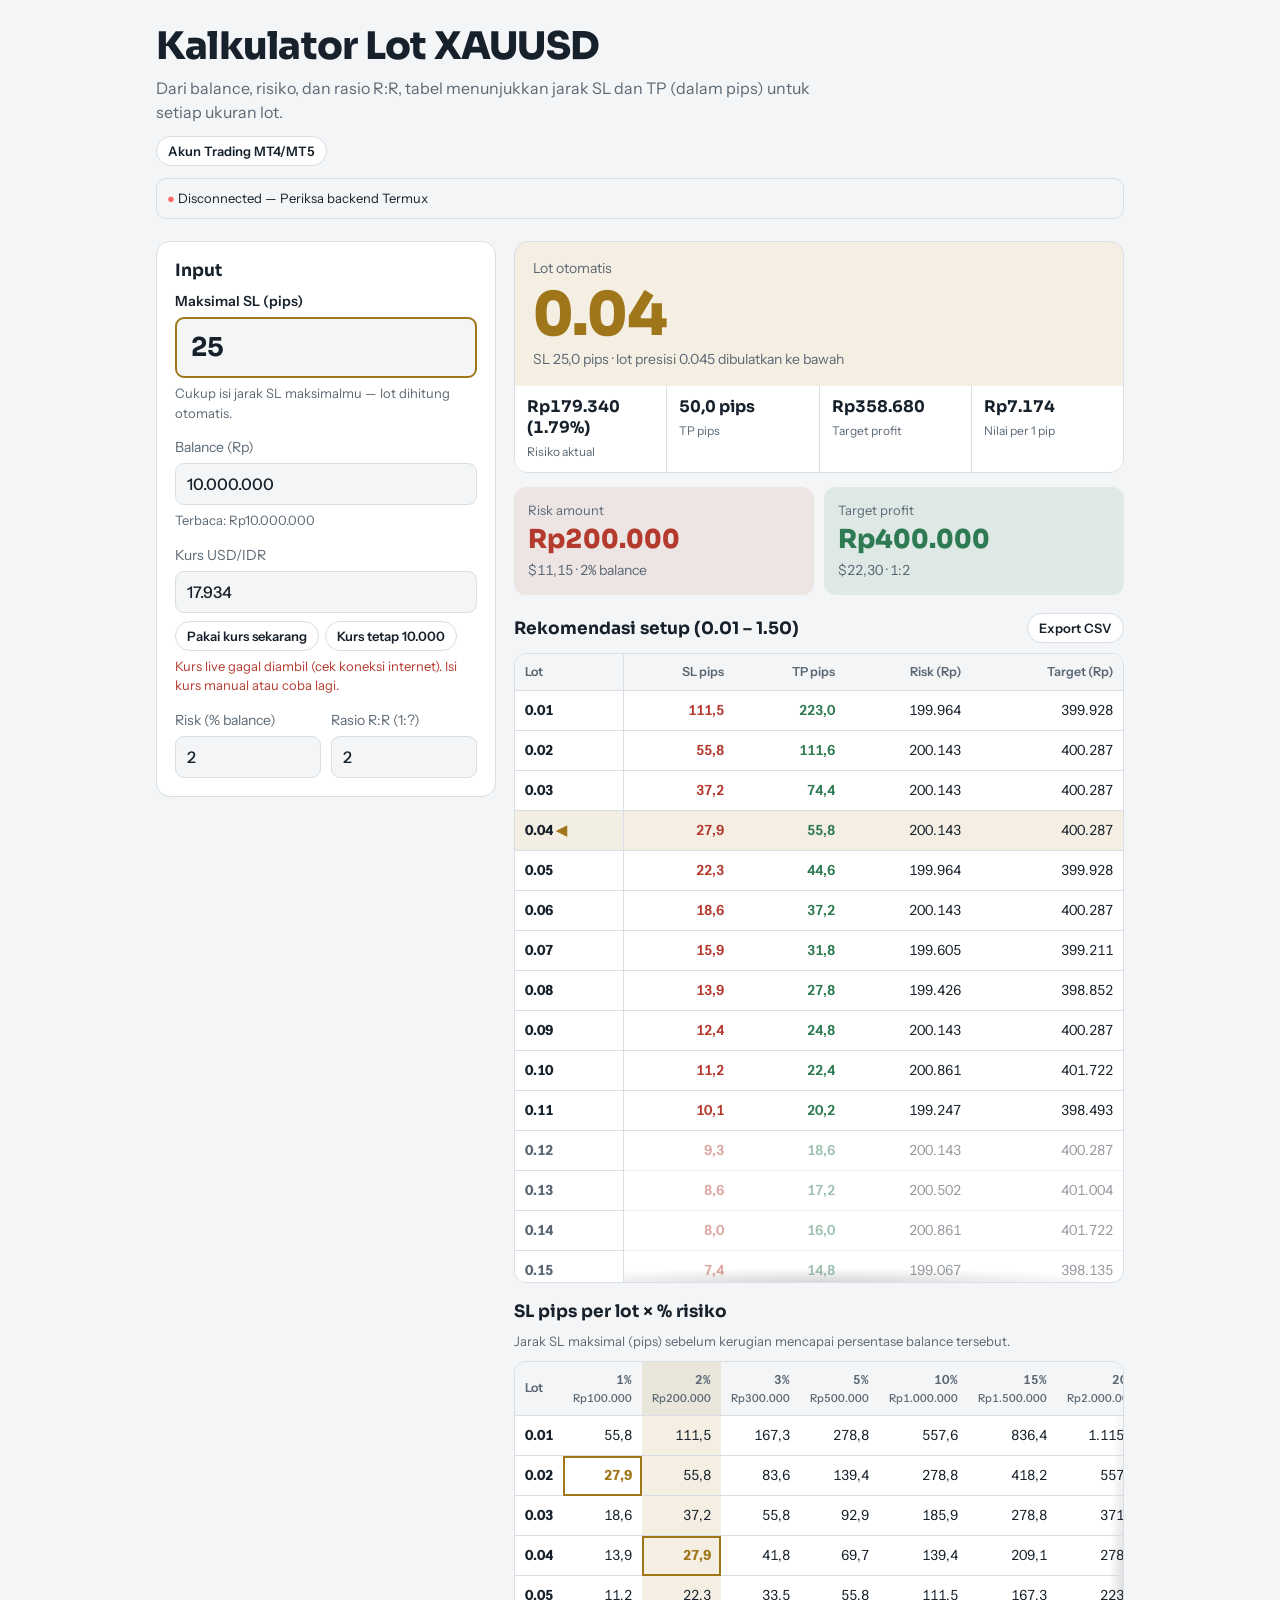
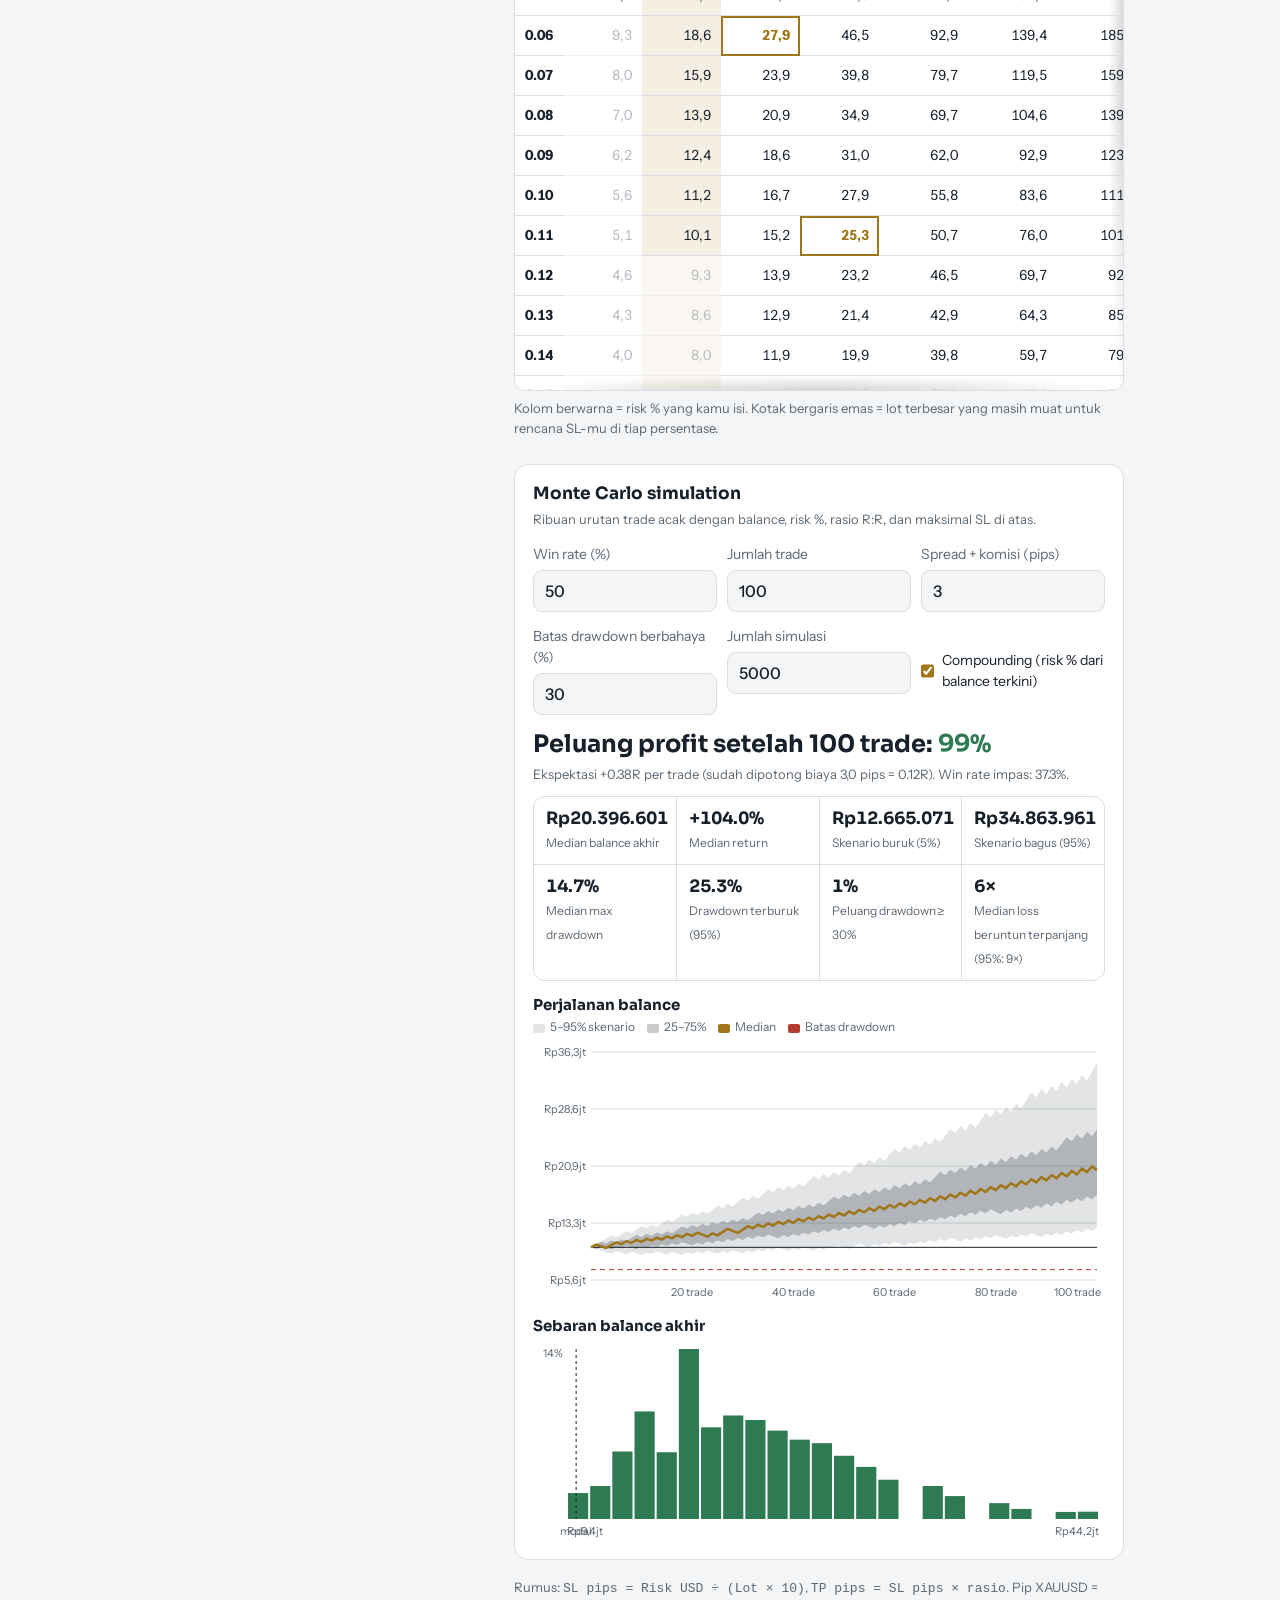
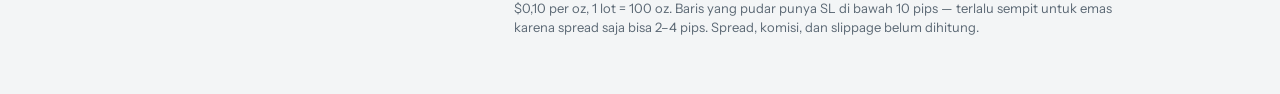
<file: index.html>
<!DOCTYPE html>
<html lang="id">
<head>
<meta charset="utf-8">
<meta name="viewport" content="width=device-width, initial-scale=1, viewport-fit=cover">
<meta name="theme-color" media="(prefers-color-scheme: light)" content="#F3F5F6">
<meta name="theme-color" media="(prefers-color-scheme: dark)" content="#10161C">
<title>Kalkulator Lot XAUUSD (IDR)</title>
<link rel="preconnect" href="https://fonts.googleapis.com">
<link rel="preconnect" href="https://fonts.gstatic.com" crossorigin>
<link href="https://fonts.googleapis.com/css2?family=Instrument+Sans:wght@400;500;600;700&family=Sora:wght@600;700;800&display=swap" rel="stylesheet">
<link rel="stylesheet" href="style.css">
</head>
<body>
<div class="wrap">
  <header>
    <h1>Kalkulator Lot XAUUSD</h1>
    <p>Dari balance, risiko, dan rasio R:R, tabel menunjukkan jarak SL dan TP (dalam pips) untuk setiap ukuran lot.</p>
    <nav><a class="btn" href="trading.html" style="text-decoration:none;display:inline-block;margin-top:12px">Akun Trading MT4/MT5</a></nav>
<div id="backendStatus" style="margin-top:12px;padding:10px;border:1px solid var(--line);border-radius:10px;font-size:13px">
  <span id="backendDot" style="color:#f5b942">●</span>
  <span id="backendStatusText">Memeriksa koneksi backend...</span>
</div>
<script>
(() => {
  const dot = document.getElementById("backendDot");
  const label = document.getElementById("backendStatusText");

  async function checkBackend() {
    try {
      const response = await fetch(
        "http://127.0.0.1:5000/api/trading/health",
        { cache: "no-store" }
      );
      if (!response.ok) throw new Error();

      const data = await response.json();
      if (data.ok !== true) throw new Error();

      dot.style.color = "#20c997";
      label.textContent = "Connected — Backend aktif";
    } catch {
      dot.style.color = "#ff6b6b";
      label.textContent = "Disconnected — Periksa backend Termux";
    }
  }

  checkBackend();
  setInterval(checkBackend, 5000);
})();
 </script>
  </header>

  <div class="grid">
    <div class="side">
      <section class="card">
        <h2>Input</h2>
        <label class="hero">Maksimal SL (pips)<input id="plan" inputmode="decimal" placeholder="mis. 25" value="25"></label>
        <p class="hint">Cukup isi jarak SL maksimalmu — lot dihitung otomatis.</p>
        <label>Balance (Rp)<input id="balance" inputmode="numeric" value="10.000.000"></label>
        <p class="hint" id="balHint"></p>
        <label>Kurs USD/IDR<input id="kurs" inputmode="numeric" value="17.934"></label>
        <div class="chips">
          <button type="button" id="liveBtn">Pakai kurs sekarang</button>
          <button type="button" data-kurs="10000">Kurs tetap 10.000</button>
        </div>
        <p class="hint" id="kursStatus">Menyambungkan kurs live…</p>
        <div class="two">
          <label>Risk (% balance)<input id="risk" inputmode="decimal" value="2"></label>
          <label>Rasio R:R (1:?)<input id="ratio" inputmode="decimal" value="2"></label>
        </div>
      </section>
    </div>

    <section aria-live="polite">
      <div class="auto empty" id="auto">
        <div class="top">
          <small>Lot otomatis</small>
          <div class="big" id="aLot">–</div>
          <div class="sub" id="aSub">Isi maksimal SL (pips) untuk menghitung lot otomatis.</div>
        </div>
        <div class="facts">
          <div><b id="aRisk">–</b><span>Risiko aktual</span></div>
          <div><b id="aTp">–</b><span>TP pips</span></div>
          <div><b id="aTgt">–</b><span>Target profit</span></div>
          <div><b id="aPip">–</b><span>Nilai per 1 pip</span></div>
        </div>
      </div>
      <div class="sum">
        <div class="risk"><small>Risk amount</small><b id="rIdr">–</b><span id="rUsd">–</span></div>
        <div class="tgt"><small>Target profit</small><b id="tIdr">–</b><span id="tUsd">–</span></div>
      </div>

      <div class="tablehead">
        <h2>Rekomendasi setup (0.01 – 1.50)</h2>
        <button type="button" class="btn" id="exportBtn" hidden>Export CSV</button>
      </div>
      <div class="pickmsg" id="pickmsg"></div>
      <div class="tbl">
        <table>
          <thead><tr><th>Lot</th><th>SL pips</th><th>TP pips</th><th>Risk (Rp)</th><th>Target (Rp)</th></tr></thead>
          <tbody id="tbody"></tbody>
        </table>
      </div>

      <div class="tablehead"><h2>SL pips per lot × % risiko</h2></div>
      <p class="hint" id="mxHint">Jarak SL maksimal (pips) sebelum kerugian mencapai persentase balance tersebut.</p>
      <div class="tbl"><table class="mx" id="mx"></table></div>
      <p class="legend2">Kolom berwarna = risk % yang kamu isi. Kotak bergaris emas = lot terbesar yang masih muat untuk rencana SL-mu di tiap persentase.</p>

      <section class="card mc" id="mcSec">
        <h2>Monte Carlo simulation</h2>
        <p class="hint">Ribuan urutan trade acak dengan balance, risk %, rasio R:R, dan maksimal SL di atas.</p>
        <div class="inputs">
          <label>Win rate (%)<input id="wr" inputmode="decimal" value="50"></label>
          <label>Jumlah trade<input id="nTr" inputmode="numeric" value="100"></label>
          <label>Spread + komisi (pips)<input id="cost" inputmode="decimal" value="3"></label>
          <label>Batas drawdown berbahaya (%)<input id="ddLim" inputmode="decimal" value="30"></label>
          <label>Jumlah simulasi<input id="nSim" inputmode="numeric" value="5000"></label>
          <label class="chk"><input type="checkbox" id="comp" checked>Compounding (risk % dari balance terkini)</label>
        </div>
        <div class="mcv" id="mcVerdict">–</div>
        <p class="hint" id="mcSub"></p>
        <div class="stats" id="mcStats"></div>
        <div class="chart">
          <h3>Perjalanan balance</h3>
          <div class="lg"><span><i style="background:var(--band1)"></i>5–95% skenario</span><span><i style="background:var(--band2)"></i>25–75%</span><span><i style="background:var(--gold)"></i>Median</span><span><i style="background:var(--red)"></i>Batas drawdown</span></div>
          <canvas id="mcFan" height="260"></canvas>
        </div>
        <div class="chart">
          <h3>Sebaran balance akhir</h3>
          <canvas id="mcHist" height="200"></canvas>
        </div>
      </section>

      <p class="note">Rumus: <code>SL pips = Risk USD ÷ (Lot × 10)</code>, <code>TP pips = SL pips × rasio</code>. Pip XAUUSD = $0,10 per oz, 1 lot = 100 oz. Baris yang pudar punya SL di bawah 10 pips — terlalu sempit untuk emas karena spread saja bisa 2–4 pips. Spread, komisi, dan slippage belum dihitung.</p>
    </section>
  </div>
</div>


<script src="script.js"></script>

<script>
(() => {
  const dot = document.getElementById("backendDot");
  const label = document.getElementById("backendStatusText");

  async function checkBackend() {
    try {
      const response = await fetch(
        "http://127.0.0.1:5000/api/trading/health",
        { cache: "no-store" }
      );

      if (!response.ok) throw new Error();

      const data = await response.json();
      if (data.ok !== true) throw new Error();

      dot.style.color = "#20c997";
      label.textContent = "Connected — Backend aktif";
    } catch {
      dot.style.color = "#ff6b6b";
      label.textContent =
        "Disconnected — Periksa backend Termux";
    }
  }

  checkBackend();
  setInterval(checkBackend, 5000);
})();
</script>
</body>
</html>
</file>
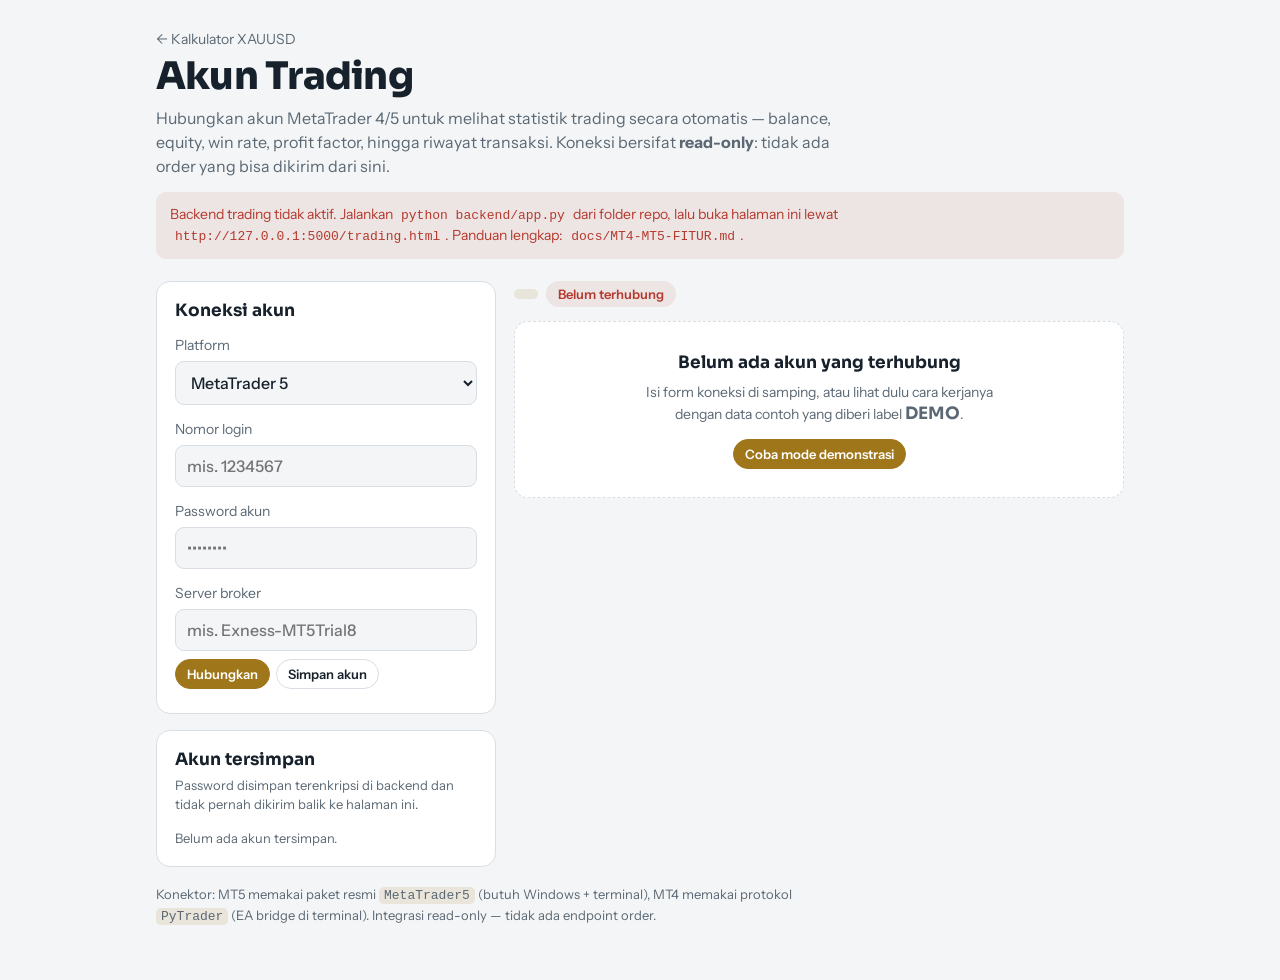
<file: trading.html>
<!DOCTYPE html>
<html lang="id">
<head>
<meta charset="utf-8">
<meta name="viewport" content="width=device-width, initial-scale=1, viewport-fit=cover">
<meta name="theme-color" media="(prefers-color-scheme: light)" content="#F3F5F6">
<meta name="theme-color" media="(prefers-color-scheme: dark)" content="#10161C">
<title>Akun Trading MT4/MT5 — Dashboard</title>
<link rel="preconnect" href="https://fonts.googleapis.com">
<link rel="preconnect" href="https://fonts.gstatic.com" crossorigin>
<link href="https://fonts.googleapis.com/css2?family=Instrument+Sans:wght@400;500;600;700&family=Sora:wght@600;700;800&display=swap" rel="stylesheet">
<link rel="stylesheet" href="style.css">
<link rel="stylesheet" href="trading.css">
</head>
<body>
<div class="wrap">
  <header>
    <p class="back"><a href="index.html">&#8592; Kalkulator XAUUSD</a></p>
    <h1>Akun Trading</h1>
    <p>Hubungkan akun MetaTrader 4/5 untuk melihat statistik trading secara otomatis — balance, equity, win rate, profit factor, hingga riwayat transaksi. Koneksi bersifat <b>read-only</b>: tidak ada order yang bisa dikirim dari sini.</p>
  </header>

  <div id="backendBanner" class="banner bad" hidden>
    Backend trading tidak aktif. Jalankan <code>python backend/app.py</code> dari folder repo, lalu buka halaman ini lewat
    <code>http://127.0.0.1:5000/trading.html</code>. Panduan lengkap: <code>docs/MT4-MT5-FITUR.md</code>.
  </div>

  <div class="grid">
    <!-- ===================== KOLOM KIRI: KONEKSI ===================== -->
    <div class="side">
      <section class="card">
        <h2>Koneksi akun</h2>
        <label>Platform
          <select id="platform">
            <option value="mt5">MetaTrader 5</option>
            <option value="mt4">MetaTrader 4 (bridge PyTrader)</option>
            <option value="demo">Mode demonstrasi (data contoh)</option>
          </select>
        </label>
        <label id="rowLogin">Nomor login<input id="login" inputmode="numeric" placeholder="mis. 1234567"></label>
        <label id="rowPassword">Password akun<input id="password" type="password" autocomplete="off" placeholder="••••••••"></label>
        <label id="rowServer">Server broker<input id="server" placeholder="mis. Exness-MT5Trial8"></label>
        <div id="rowBridge" hidden>
          <label>Alamat bridge MT4 (host/IP)<input id="bridgeHost" placeholder="mis. 192.168.1.10"></label>
          <label>Port bridge<input id="bridgePort" inputmode="numeric" value="2345"></label>
          <p class="hint">EA PyTrader harus berjalan di terminal MT4 di komputer/VPS tersebut.</p>
        </div>
        <div class="chips">
          <button type="button" class="btn primary" id="connectBtn">Hubungkan</button>
          <button type="button" class="btn" id="disconnectBtn" hidden>Putuskan</button>
          <button type="button" class="btn" id="saveBtn">Simpan akun</button>
        </div>
        <p class="hint" id="connMsg"></p>

        <div class="accinfo" id="accInfo" hidden>
          <div><span>Login</span><b id="aiLogin">–</b></div>
          <div><span>Broker</span><b id="aiBroker">–</b></div>
          <div><span>Server</span><b id="aiServer">–</b></div>
          <div><span>Mata uang</span><b id="aiCurrency">–</b></div>
          <div><span>Leverage</span><b id="aiLeverage">–</b></div>
          <div><span>Nama</span><b id="aiName">–</b></div>
        </div>
      </section>

      <section class="card">
        <h2>Akun tersimpan</h2>
        <p class="hint">Password disimpan terenkripsi di backend dan tidak pernah dikirim balik ke halaman ini.</p>
        <div id="accList" class="acclist"><p class="hint">Belum ada akun tersimpan.</p></div>
      </section>
    </div>

    <!-- ===================== KOLOM KANAN: DASHBOARD ===================== -->
    <section aria-live="polite">
      <div class="statusbar">
        <span class="pill" id="modePill" hidden></span>
        <span class="pill off" id="statusPill">Belum terhubung</span>
        <button type="button" class="btn" id="refreshBtn" hidden>Muat ulang data</button>
      </div>

      <div class="empty" id="emptyState">
        <div class="emptybox">
          <b>Belum ada akun yang terhubung</b>
          <p>Isi form koneksi di samping, atau lihat dulu cara kerjanya dengan data contoh yang diberi label <b>DEMO</b>.</p>
          <button type="button" class="btn primary" id="demoBtn">Coba mode demonstrasi</button>
        </div>
      </div>

      <div id="dashboard" hidden>
        <div class="periods" id="periods">
          <button type="button" data-p="today">Hari ini</button>
          <button type="button" data-p="7d">7 hari</button>
          <button type="button" data-p="30d">30 hari</button>
          <button type="button" data-p="all" class="active">Semua</button>
          <button type="button" data-p="custom">Khusus</button>
        </div>
        <div class="customrange" id="customRange" hidden>
          <label>Dari<input type="date" id="fromDate"></label>
          <label>Sampai<input type="date" id="toDate"></label>
          <button type="button" class="btn" id="applyRange">Terapkan</button>
        </div>

        <div class="auto">
          <div class="top">
            <small id="dashLabel">Ringkasan akun</small>
            <div class="big" id="mBalance">–</div>
            <div class="sub">Balance · <span id="mEquity">–</span> equity · <span id="mFloating">–</span> floating</div>
          </div>
        </div>

        <div class="stats" id="metricsGrid"></div>
        <p class="hint" id="statsNotes"></p>

        <div class="chart">
          <h3>Pertumbuhan balance</h3>
          <canvas id="curveChart" height="240"></canvas>
        </div>

        <div class="tablehead">
          <h2>Riwayat transaksi</h2>
          <small class="hint" id="histCount"></small>
        </div>
        <div class="tbl">
          <table>
            <thead><tr><th>Waktu</th><th>Simbol</th><th>Arah</th><th>Volume</th><th>Profit bersih</th></tr></thead>
            <tbody id="histBody"></tbody>
          </table>
        </div>
      </div>
    </section>
  </div>

  <p class="note">Konektor: MT5 memakai paket resmi <code>MetaTrader5</code> (butuh Windows + terminal), MT4 memakai protokol <code>PyTrader</code> (EA bridge di terminal). Integrasi read-only — tidak ada endpoint order.</p>
</div>
<script src="trading.js"></script>
</body>
</html>
</file>
<file: style.css>
/* Kalkulator Lot XAUUSD (IDR) — style.css */
:root{
  --ink:#17212B; --paper:#F3F5F6; --panel:#FFFFFF; --line:#D8DEE3; --muted:#5B6874;
  --gold:#A0761A; --goldsoft:rgba(160,118,26,.12); --red:#B53A2E; --redsoft:rgba(181,58,46,.09);
  --good:#2E7A52; --goodsoft:rgba(46,122,82,.10); --band1:rgba(23,33,43,.12); --band2:rgba(23,33,43,.24);
  box-sizing:border-box;
  padding-top:env(safe-area-inset-top,0px);
  padding-bottom:env(safe-area-inset-bottom,0px);
}
@media (prefers-color-scheme: dark){
  :root:not([data-theme="light"]){
    --ink:#E8EDF1; --paper:#10161C; --panel:#182129; --line:#2A3641; --muted:#96A3AF;
    --gold:#D9AE4E; --goldsoft:rgba(217,174,78,.14); --red:#E0645A; --redsoft:rgba(224,100,90,.12);
    --good:#5DBB8A; --goodsoft:rgba(93,187,138,.12); --band1:rgba(232,237,241,.12); --band2:rgba(232,237,241,.24);
  }
}
:root[data-theme="dark"]{
  --ink:#E8EDF1; --paper:#10161C; --panel:#182129; --line:#2A3641; --muted:#96A3AF;
  --gold:#D9AE4E; --goldsoft:rgba(217,174,78,.14); --red:#E0645A; --redsoft:rgba(224,100,90,.12);
  --good:#5DBB8A; --goodsoft:rgba(93,187,138,.12); --band1:rgba(232,237,241,.12); --band2:rgba(232,237,241,.24);
}
*,*::before,*::after{box-sizing:inherit}
html{scroll-padding-top:env(safe-area-inset-top,0px);-webkit-text-size-adjust:100%}
body{margin:0;background:var(--paper);color:var(--ink);font:400 16px/1.5 "Instrument Sans","Segoe UI",Roboto,Helvetica,Arial,sans-serif}
.wrap{max-width:1000px;margin:0 auto;padding:26px 16px 44px;padding-left:max(16px,env(safe-area-inset-left,0px));padding-right:max(16px,env(safe-area-inset-right,0px))}
h1{font:800 clamp(26px,5vw,38px)/1.1 Sora,"Instrument Sans",sans-serif;margin:0;letter-spacing:-.02em}
header p{color:var(--muted);margin:8px 0 0;max-width:62ch}
.grid{display:grid;grid-template-columns:minmax(0,1fr);gap:18px;margin-top:22px}
@media (min-width:880px){.grid{grid-template-columns:340px minmax(0,1fr)}.side{position:sticky;top:calc(16px + env(safe-area-inset-top,0px));align-self:start;min-width:0}}
.card{background:var(--panel);border:1px solid var(--line);border-radius:14px;padding:18px}
.card + .card{margin-top:16px}
h2{font:700 17px Sora,sans-serif;margin:0 0 4px}
.hint{font-size:13px;color:var(--muted);margin:6px 0 0}
.hint.ok{color:var(--good)} .hint.bad{color:var(--red)}
label{display:block;font-size:14px;color:var(--muted);margin-top:14px}
input{width:100%;margin-top:5px;padding:10px 11px;border:1px solid var(--line);border-radius:9px;background:var(--paper);color:var(--ink);font:500 16px "Instrument Sans",sans-serif}
input:focus-visible,button:focus-visible{outline:2px solid var(--gold);outline-offset:2px}
.two{display:grid;grid-template-columns:minmax(0,1fr) minmax(0,1fr);gap:10px}
.chips{display:flex;flex-wrap:wrap;gap:6px;margin-top:8px}
.chips button,.btn{padding:6px 11px;border:1px solid var(--line);border-radius:999px;background:var(--panel);color:var(--ink);font:600 13px "Instrument Sans",sans-serif;cursor:pointer}
button{-webkit-tap-highlight-color:transparent;touch-action:manipulation}
.chips button:active,.btn:active{transform:translateY(1px)}
.sum{display:grid;grid-template-columns:minmax(0,1fr) minmax(0,1fr);gap:10px}
.sum div{border-radius:12px;padding:14px}
.sum .risk{background:var(--redsoft)} .sum .tgt{background:var(--goodsoft)}
.sum small{display:block;font-size:13px;color:var(--muted)}
.sum b{display:block;font:800 clamp(20px,5vw,26px)/1.15 Sora,sans-serif;margin:4px 0 2px;font-variant-numeric:tabular-nums}
.sum .risk b{color:var(--red)} .sum .tgt b{color:var(--good)}
.sum span{font-size:14px;color:var(--muted);font-variant-numeric:tabular-nums}
.tablehead{display:flex;justify-content:space-between;align-items:end;gap:10px;margin-top:18px;flex-wrap:wrap}
.tbl{overflow:auto;max-height:min(70vh,640px);margin-top:10px;border:1px solid var(--line);border-radius:12px;background-color:var(--panel);-webkit-overflow-scrolling:touch;overscroll-behavior:contain;scrollbar-width:thin;scrollbar-color:var(--line) transparent;background-image:linear-gradient(90deg,var(--panel) 55%,rgba(0,0,0,0)),linear-gradient(270deg,var(--panel) 55%,rgba(0,0,0,0)),linear-gradient(180deg,var(--panel) 55%,rgba(0,0,0,0)),linear-gradient(0deg,var(--panel) 55%,rgba(0,0,0,0)),radial-gradient(farthest-side at 0 50%,rgba(0,0,0,.16),rgba(0,0,0,0)),radial-gradient(farthest-side at 100% 50%,rgba(0,0,0,.16),rgba(0,0,0,0)),radial-gradient(farthest-side at 50% 0,rgba(0,0,0,.16),rgba(0,0,0,0)),radial-gradient(farthest-side at 50% 100%,rgba(0,0,0,.16),rgba(0,0,0,0));background-position:left,right,top,bottom,left,right,top,bottom;background-size:40px 100%,40px 100%,100% 26px,100% 26px,14px 100%,14px 100%,100% 14px,100% 14px;background-repeat:no-repeat;background-attachment:local,local,local,local,scroll,scroll,scroll,scroll}
table{border-collapse:separate;border-spacing:0;width:100%;font-size:14px;font-variant-numeric:tabular-nums}
th,td{padding:9px 10px;text-align:right;white-space:nowrap;border-bottom:1px solid var(--line)}
th{font-weight:600;color:var(--muted);font-size:12.5px;background:var(--paper);position:sticky;top:0;z-index:2}
th:first-child,td:first-child{text-align:left}
tbody tr:last-child td{border-bottom:0}
td.lot{font-weight:700}
td.sl{color:var(--red);font-weight:600} td.tp{color:var(--good);font-weight:600}
tr.pick td{background:var(--goldsoft)}
tr.pick td.lot::after{content:" ◀";color:var(--gold)}
tr.tight td:not(:first-child){opacity:.45}
tr.tight td:first-child{color:var(--muted)}
.pickmsg{margin-top:10px;font-size:14px;padding:10px 12px;border-radius:10px;background:var(--goldsoft)}
.pickmsg:empty{display:none}
.conv{display:grid;grid-template-columns:1fr 1fr;gap:10px;margin-top:12px}
.conv div{background:var(--goldsoft);border-radius:10px;padding:12px}
.conv small{display:block;font-size:13px;color:var(--muted)}
.conv b{font:700 20px Sora,sans-serif;font-variant-numeric:tabular-nums}
.auto{background:var(--panel);border:1px solid var(--line);border-radius:14px;overflow:hidden;margin-bottom:14px}
.auto .top{padding:16px 18px;background:var(--goldsoft)}
.auto small{display:block;font-size:14px;color:var(--muted)}
.auto .big{font:800 clamp(46px,11vw,60px)/1 Sora,sans-serif;color:var(--gold);letter-spacing:-.03em;margin:6px 0 4px;font-variant-numeric:tabular-nums}
.auto .sub{font-size:14px;color:var(--muted)}
.auto .facts{display:grid;grid-template-columns:repeat(2,minmax(0,1fr));gap:1px;background:var(--line)}
.auto .facts div{background:var(--panel);padding:10px 12px}
.auto .facts b{display:block;font:700 16px Sora,sans-serif;font-variant-numeric:tabular-nums}
.auto .facts span{font-size:12px;color:var(--muted)}
.auto.empty .facts{display:none}
.mx th:first-child,.mx td:first-child{position:sticky;left:0;z-index:1;background:var(--panel)}
.mx th:first-child{background:var(--paper);z-index:3}
.tbl table:not(.mx) th:first-child,.tbl table:not(.mx) td:first-child{position:sticky;left:0;z-index:1;background:var(--panel);box-shadow:inset -1px 0 0 var(--line)}
.tbl table:not(.mx) th:first-child{background:var(--paper);z-index:3}
.tbl tr.pick td:first-child{background-color:var(--panel);background-image:linear-gradient(var(--goldsoft),var(--goldsoft))}
.mx th small{display:block;font-weight:500;font-size:11px}
.mx td.me{background:var(--goldsoft)}
.mx th.me{background-color:var(--paper);background-image:linear-gradient(var(--goldsoft),var(--goldsoft))}
.mx td.fit{outline:2px solid var(--gold);outline-offset:-2px;font-weight:700;color:var(--gold)}
.mx td.dead{color:var(--muted);opacity:.45}
.legend2{font-size:13px;color:var(--muted);margin-top:8px}
label.hero{color:var(--ink);font-weight:600;margin-top:10px}
label.hero input{font:700 26px Sora,sans-serif;padding:12px 14px;border:2px solid var(--gold)}
.auto .facts{grid-template-columns:repeat(2,minmax(0,1fr))}
@media (min-width:560px){.auto .facts{grid-template-columns:repeat(4,minmax(0,1fr))}}
.mc{margin-top:26px}
.mc .inputs{display:grid;grid-template-columns:repeat(2,minmax(0,1fr));gap:0 10px}
@media (min-width:640px){.mc .inputs{grid-template-columns:repeat(3,minmax(0,1fr))}}
.mc label.chk{display:flex;gap:8px;align-items:center;color:var(--ink);margin-top:16px}
.mc label.chk input{width:18px;height:18px;margin:0;accent-color:var(--gold)}
.mcv{font:700 clamp(19px,4.2vw,24px)/1.25 Sora,sans-serif;margin:14px 0 4px}
.mcv .g{color:var(--good)} .mcv .r{color:var(--red)}
.stats{display:grid;grid-template-columns:repeat(2,minmax(0,1fr));gap:1px;background:var(--line);border:1px solid var(--line);border-radius:12px;overflow:hidden;margin-top:12px}
@media (min-width:640px){.stats{grid-template-columns:repeat(4,minmax(0,1fr))}}
.stats div{background:var(--panel);padding:11px 12px}
.stats b{display:block;font:700 17px Sora,sans-serif;font-variant-numeric:tabular-nums}
.stats span{font-size:12px;color:var(--muted)}
.chart{margin-top:14px}
.chart h3{font:700 15px Sora,sans-serif;margin:0 0 2px}
.chart canvas{width:100%;display:block;margin-top:6px}
.lg{display:flex;flex-wrap:wrap;gap:12px;font-size:12px;color:var(--muted);margin-top:4px}
.lg i{display:inline-block;width:12px;height:9px;border-radius:2px;margin-right:5px;vertical-align:middle}
.note{font-size:13px;color:var(--muted);margin-top:18px;max-width:72ch}
code{font-size:13px}

/* --- Mobile (≤640px): target sentuh lebih besar & nyaman di jempol --- */
@media (max-width:640px){
  input{padding:11px 12px}
  .chips button,.btn{padding:10px 14px;font-size:14px}
  th,td{padding:10px 11px}
  .mc label.chk input{width:20px;height:20px}
}
@media (max-width:340px){.two{grid-template-columns:1fr}}
</file>
<file: trading.css>
/* Akun Trading — trading.css (komponen baru; token warna mewarisi style.css) */

/* ---------- elemen umum ---------- */
select{width:100%;margin-top:5px;padding:10px 11px;border:1px solid var(--line);border-radius:9px;background:var(--paper);color:var(--ink);font:500 16px "Instrument Sans",sans-serif}
.back{margin:0 0 6px}
.back a{color:var(--muted);text-decoration:none;font-size:14px}
.back a:hover{color:var(--gold)}
.btn.primary{background:var(--gold);border-color:var(--gold);color:#fff}
.btn.primary:active{transform:translateY(1px)}
code{background:var(--goldsoft);padding:1px 5px;border-radius:5px}

/* ---------- banner & status ---------- */
.banner{margin-top:14px;padding:12px 14px;border-radius:10px;font-size:14px}
.banner.bad{background:var(--redsoft);color:var(--red)}
.banner code{background:transparent;color:inherit}
.statusbar{display:flex;gap:8px;align-items:center;flex-wrap:wrap;margin-bottom:14px}
.pill{display:inline-block;padding:5px 12px;border-radius:999px;font:600 13px "Instrument Sans",sans-serif;background:var(--goldsoft);color:var(--gold)}
.pill.live{background:var(--goodsoft);color:var(--good)}
.pill.off{background:var(--redsoft);color:var(--red)}

/* ---------- info akun & daftar akun ---------- */
.accinfo{margin-top:14px;border-top:1px solid var(--line);padding-top:6px}
.accinfo div{display:flex;justify-content:space-between;gap:10px;padding:7px 0;border-bottom:1px dashed var(--line)}
.accinfo div:last-child{border-bottom:0}
.accinfo span{color:var(--muted);font-size:13.5px}
.accinfo b{font:600 14px "Instrument Sans",sans-serif;text-align:right;font-variant-numeric:tabular-nums}
.acclist{margin-top:8px;display:flex;flex-direction:column;gap:8px}
.accitem{display:flex;align-items:center;gap:8px;border:1px solid var(--line);border-radius:10px;padding:9px 10px;background:var(--paper)}
.accitem.active{border-color:var(--gold);outline:1px solid var(--gold)}
.accitem .meta{flex:1;min-width:0}
.accitem .meta b{display:block;font-size:14px;white-space:nowrap;overflow:hidden;text-overflow:ellipsis}
.accitem .meta span{font-size:12.5px;color:var(--muted);white-space:nowrap;overflow:hidden;text-overflow:ellipsis;display:block}
.accitem button{padding:5px 10px;font-size:12.5px}

/* ---------- empty state ---------- */
.emptybox{background:var(--panel);border:1px dashed var(--line);border-radius:14px;padding:28px 20px;text-align:center;margin-top:8px}
.emptybox b{font:700 17px Sora,sans-serif}
.emptybox p{color:var(--muted);font-size:14px;margin:8px auto 14px;max-width:42ch}

/* ---------- periode ---------- */
.periods{display:flex;gap:6px;flex-wrap:wrap;margin-bottom:10px}
.periods button{padding:7px 13px;border:1px solid var(--line);border-radius:999px;background:var(--panel);color:var(--ink);font:600 13.5px "Instrument Sans",sans-serif;cursor:pointer;-webkit-tap-highlight-color:transparent;touch-action:manipulation}
.periods button.active{background:var(--gold);border-color:var(--gold);color:#fff}
.customrange{display:flex;gap:8px;align-items:end;flex-wrap:wrap;margin-bottom:10px}
.customrange[hidden]{display:none}
.customrange label{margin-top:0;font-size:13px}
.customrange input{margin-top:4px;padding:8px 10px}

/* ---------- metrik ---------- */
#metricsGrid{margin-top:12px}
#metricsGrid div b{font:700 16.5px Sora,sans-serif;font-variant-numeric:tabular-nums}
#metricsGrid div b.pos{color:var(--good)}
#metricsGrid div b.neg{color:var(--red)}
#dashLabel{font-weight:600;color:var(--ink)}

/* ---------- tabel riwayat ---------- */
#histBody td.win{color:var(--good);font-weight:600}
#histBody td.loss{color:var(--red);font-weight:600}
#histBody td.be{color:var(--muted)}
#histBody td.dir{font-weight:600}

@media (max-width:879px){
  .customrange{align-items:stretch}
  .customrange label{flex:1;min-width:130px}
}
</file>
